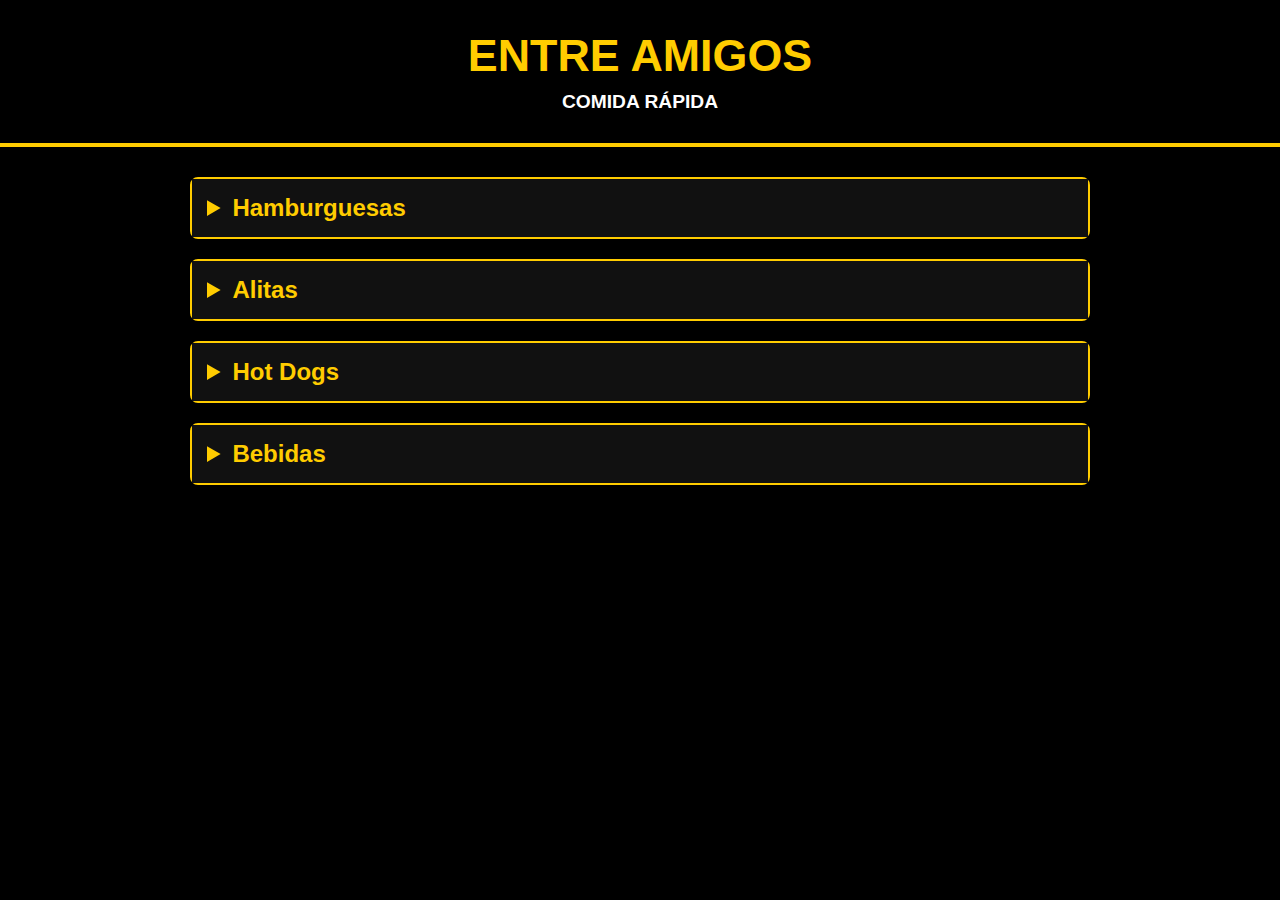
<file: EJEM/INDEX2.HTML>
<!DOCTYPE html>
<html lang="es">
<head>
  <meta charset="UTF-8">
  <title>Entre Amigos - Menú</title>
<link href="STYLES2.CSS" rel="stylesheet">
  
</head>
<body>
  <header>
    <h1>ENTRE AMIGOS</h1>
    <h2>COMIDA RÁPIDA</h2>
  </header>

  <div class="menu-section">
    <details>
      <summary>Hamburguesas</summary>
      <div class="item">
        <h3>La Clásica <span class="price">$85</span></h3>
        <p>Deliciosa carne asada al carbón con queso y lechuga.</p>
      </div>
      <div class="item">
        <h3>Deliciosa Salsa BBQ <span class="price">$97</span></h3>
        <p>Exquisita salsa hecha en casa acompañará tu deliciosa hamburguesa.</p>
      </div>
      <div class="item">
        <h3>Pollo Friton Empanizado <span class="price">$89</span></h3>
        <p>Crujiente pollo empanizado, acompañado de aros de cebolla y vegetales.</p>
      </div>
    </details>

    <details>
      <summary>Alitas</summary>
      <div class="item">
        <h3>Salsa BBQ <span class="price">$110</span></h3>
        <p>Orden de 12 alitas con exquisita salsa preparada por nosotros.</p>
      </div>
      <div class="item">
        <h3>Chile y Limón <span class="price">$120</span></h3>
        <p>12 alitas con la mezcla ideal de chile y limón.</p>
      </div>
      <div class="item">
        <h3>Salsa Picante <span class="price">$130</span></h3>
        <p>12 alitas con un sabor picante especial para conocedores.</p>
      </div>
    </details>

    <details>
      <summary>Hot Dogs</summary>
      <div class="item">
        <h3>Clásico y Delicioso <span class="price">$75</span></h3>
        <p>2 huevos estrellados con salsa roja y verde, frijoles refritos y arroz rojo.</p>
      </div>
      <div class="item">
        <h3>Tocino Frito y Picante <span class="price">$50</span></h3>
        <p>Revueltos con jamón, salsa roja y huevos estrellados.</p>
      </div>
    </details>

    <details>
      <summary>Bebidas</summary>
      <div class="item">
        <h3>Refresco en Lata <span class="price">$25</span></h3>
      </div>
      <div class="item">
        <h3>Refresco en Botella <span class="price">$25</span></h3>
      </div>
      <div class="item">
        <h3>Agua Fresca de Fruta <span class="price">$20</span></h3>
      </div>
      <div class="item">
        <h3>Limonada Especial <span class="price">$45</span></h3>
      </div>
      <div class="item">
        <h3>Cerveza <span class="price">$45</span></h3>
      </div>
    </details>
  </div>
</body>
</html>
</file>
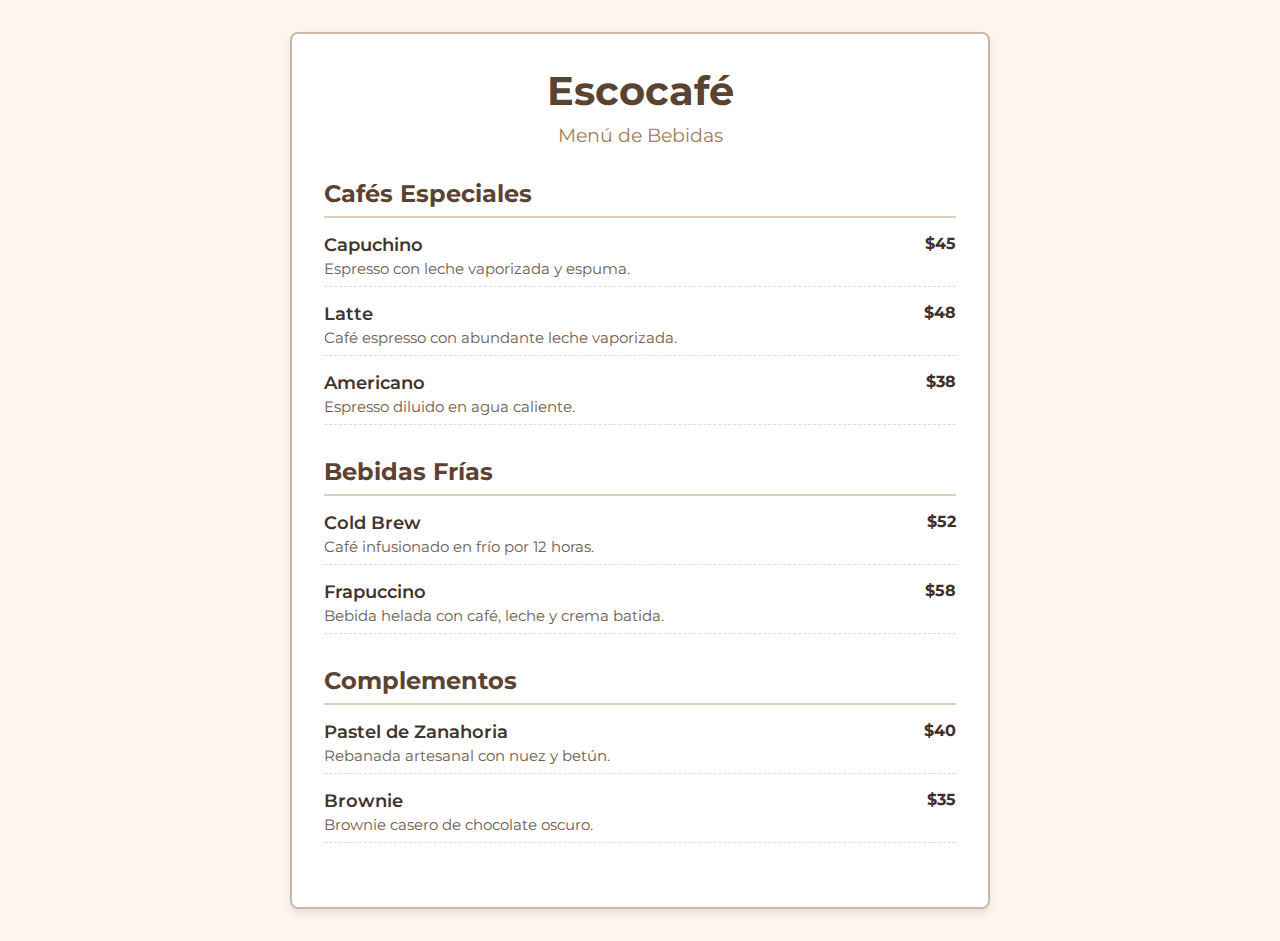
<file: EJEM/INDEX3.HTML>
<!DOCTYPE html>
<html lang="es">
<head>
    <meta charset="UTF-8">
    <meta name="viewport" content="width=device-width, initial-scale=1.0">
    <title>Escocafé | Menú de Bebidas</title>
    <link rel="stylesheet" href="STYLES3.CSS">
    <link href="https://fonts.googleapis.com/css2?family=Montserrat:wght@400;600&display=swap" rel="stylesheet">
</head>
<body>
    <div class="menu-container">
        <header>
            <h1>Escocafé</h1>
            <p class="subtitulo">Menú de Bebidas</p>
        </header>

        <section class="categoria">
            <h2>Cafés Especiales</h2>
            <div class="item">
                <div class="info">
                    <h3>Capuchino</h3>
                    <p>Espresso con leche vaporizada y espuma.</p>
                </div>
                <span>$45</span>
            </div>
            <div class="item">
                <div class="info">
                    <h3>Latte</h3>
                    <p>Café espresso con abundante leche vaporizada.</p>
                </div>
                <span>$48</span>
            </div>
            <div class="item">
                <div class="info">
                    <h3>Americano</h3>
                    <p>Espresso diluido en agua caliente.</p>
                </div>
                <span>$38</span>
            </div>
        </section>

        <section class="categoria">
            <h2>Bebidas Frías</h2>
            <div class="item">
                <div class="info">
                    <h3>Cold Brew</h3>
                    <p>Café infusionado en frío por 12 horas.</p>
                </div>
                <span>$52</span>
            </div>
            <div class="item">
                <div class="info">
                    <h3>Frapuccino</h3>
                    <p>Bebida helada con café, leche y crema batida.</p>
                </div>
                <span>$58</span>
            </div>
        </section>

        <section class="categoria">
            <h2>Complementos</h2>
            <div class="item">
                <div class="info">
                    <h3>Pastel de Zanahoria</h3>
                    <p>Rebanada artesanal con nuez y betún.</p>
                </div>
                <span>$40</span>
            </div>
            <div class="item">
                <div class="info">
                    <h3>Brownie</h3>
                    <p>Brownie casero de chocolate oscuro.</p>
                </div>
                <span>$35</span>
            </div>
        </section>
    </div>
    <!-- Asegurar el cierre correcto de etiquetas -->
</body>
</html>
</file>
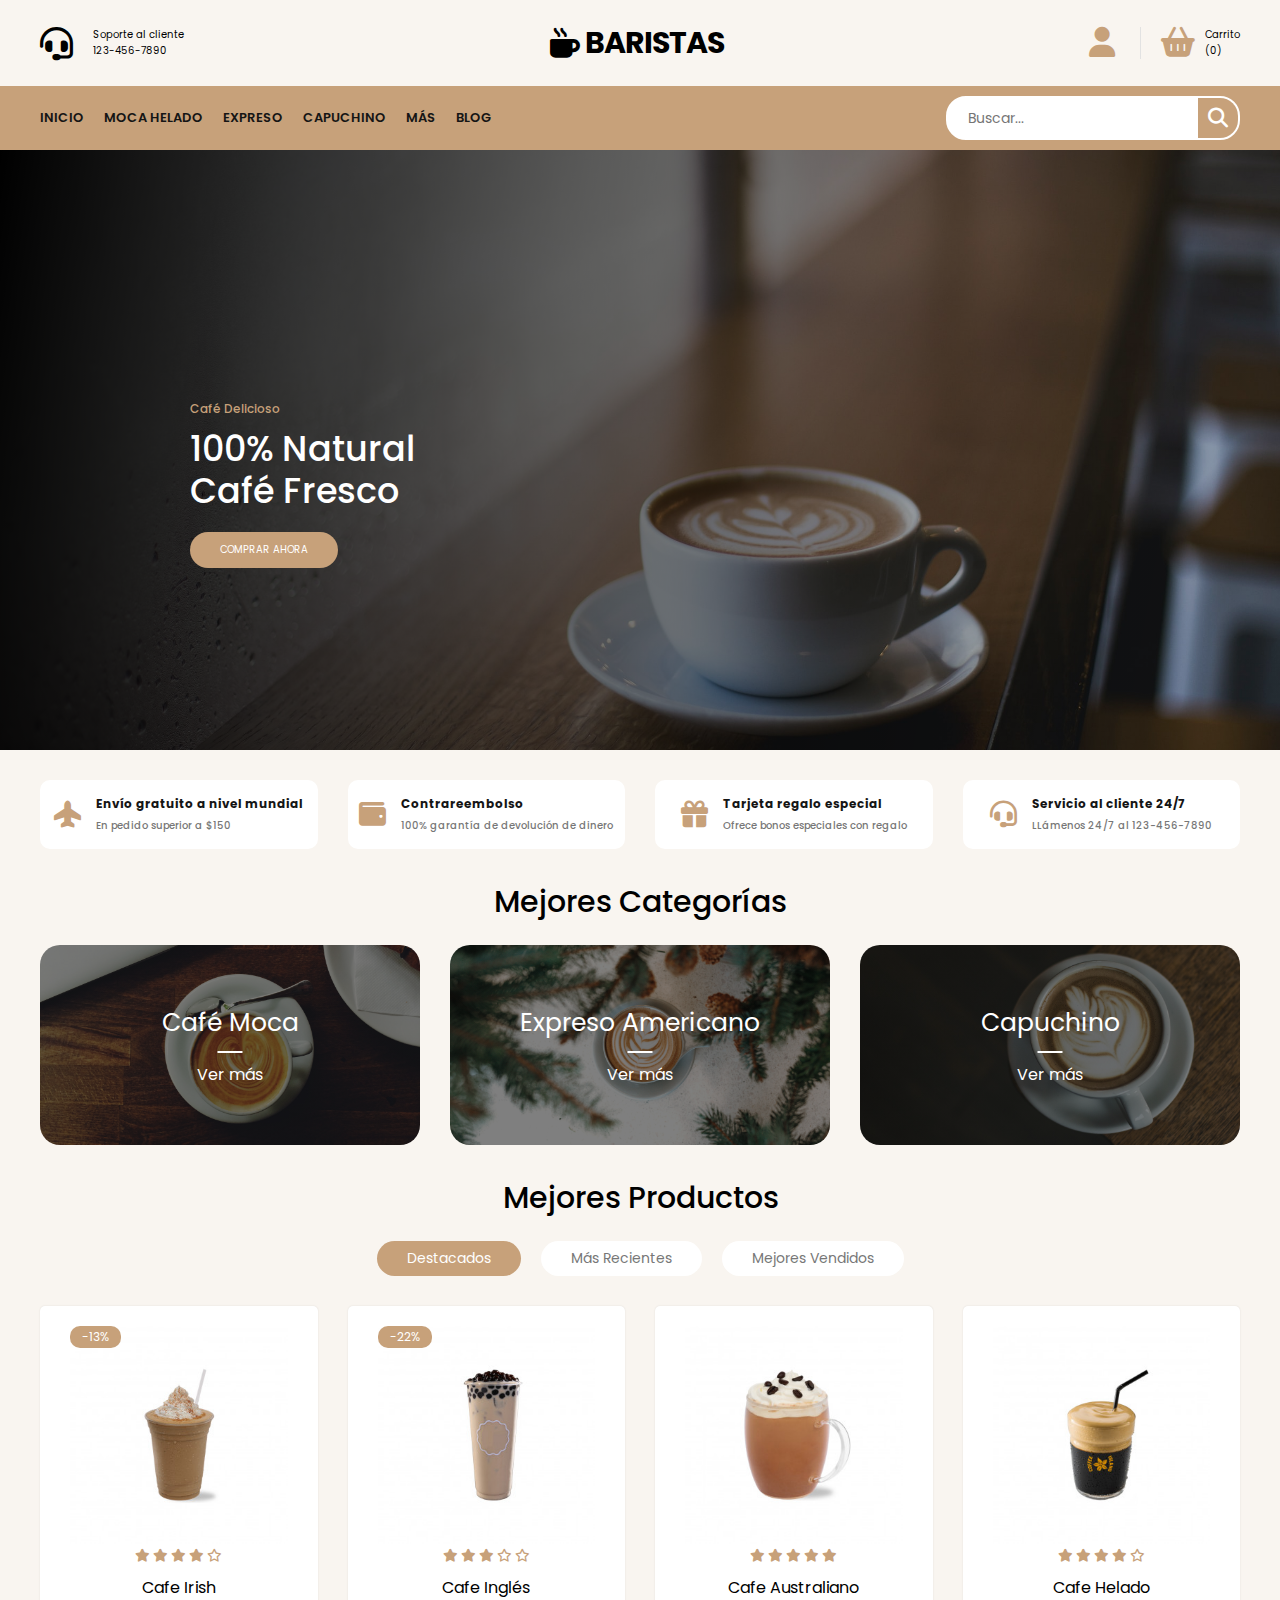
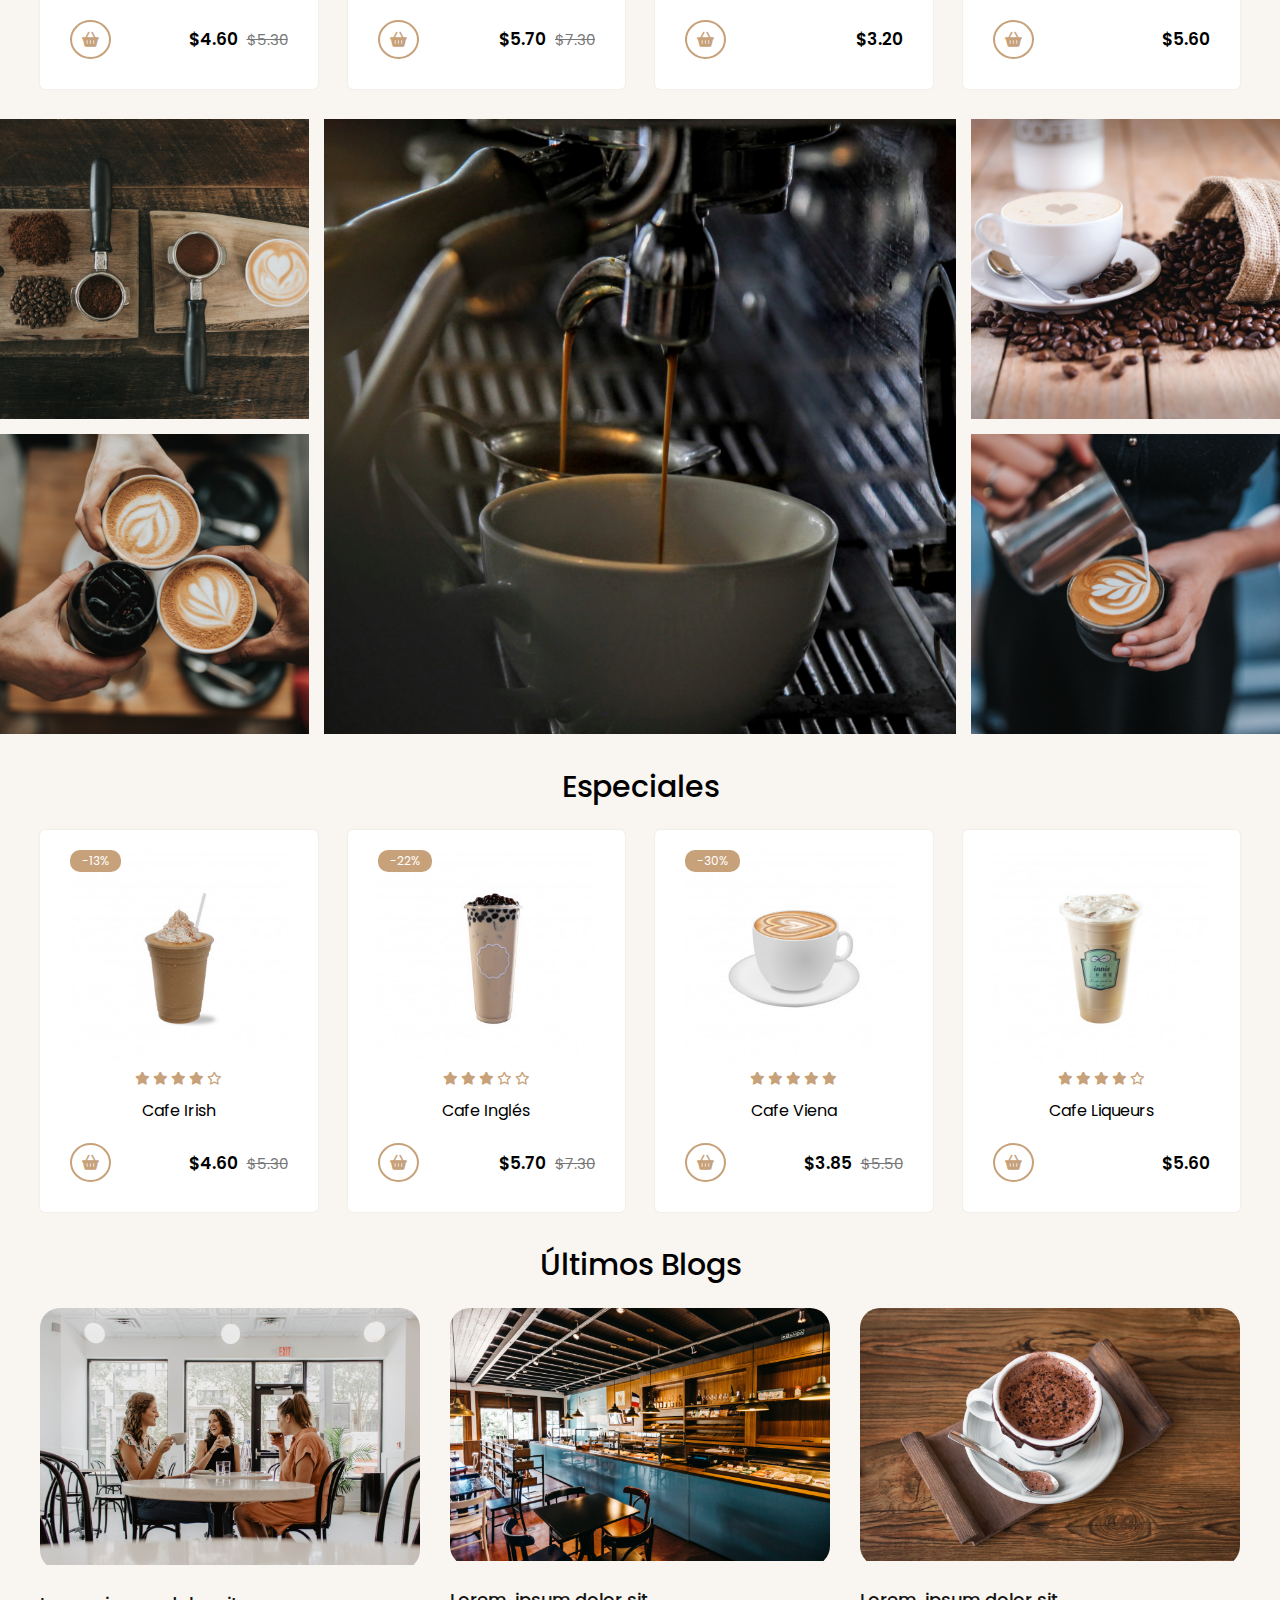
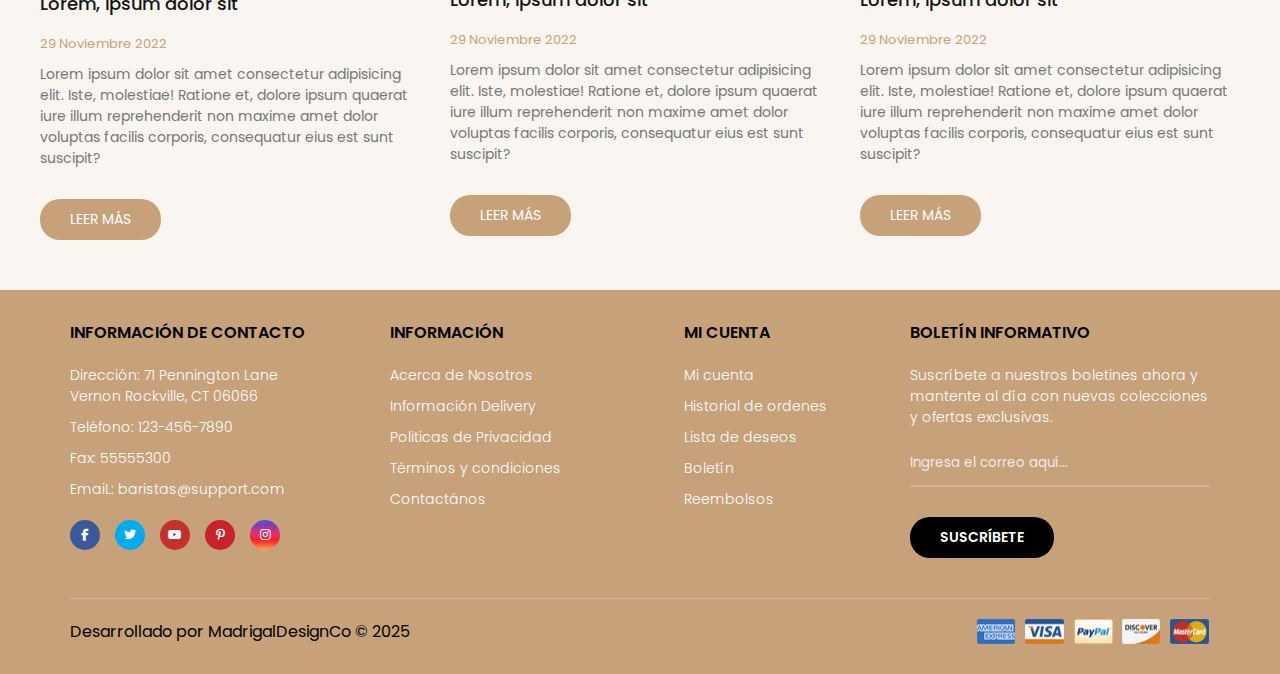
<file: EJEM/index4.html>
<!DOCTYPE html>
<html lang="en">
	<head>
		<meta charset="UTF-8" />
		<meta http-equiv="X-UA-Compatible" content="IE=edge" />
		<meta
			name="viewport"
			content="width=device-width, initial-scale=1.0"
		/>
		<title>Baristas</title>
		<link rel="stylesheet" href="styles4.css" />
		<link rel="stylesheet" href="https://cdnjs.cloudflare.com/ajax/libs/font-awesome/6.7.2/css/all.min.css" integrity="sha512-Evv84Mr4kqVGRNSgIGL/F/aIDqQb7xQ2vcrdIwxfjThSH8CSR7PBEakCr51Ck+w+/U6swU2Im1vVX0SVk9ABhg==" crossorigin="anonymous" referrerpolicy="no-referrer" />
	</head>
	<body>
		<header>
			<div class="container-hero">
				<div class="container hero">
					<div class="customer-support">
						<i class="fa-solid fa-headset"></i>
						<div class="content-customer-support">
							<span class="text">Soporte al cliente</span>
							<span class="number">123-456-7890</span>
						</div>
					</div>

					<div class="container-logo">
						<i class="fa-solid fa-mug-hot"></i>
						<h1 class="logo"><a href="/">Baristas</a></h1>
					</div>

					<div class="container-user">
						<i class="fa-solid fa-user"></i>
						<i class="fa-solid fa-basket-shopping"></i>
						<div class="content-shopping-cart">
							<span class="text">Carrito</span>
							<span class="number">(0)</span>
						</div>
					</div>
				</div>
			</div>

			<div class="container-navbar">
				<nav class="navbar container">
					<i class="fa-solid fa-bars"></i>
					<ul class="menu">
						<li><a href="#">Inicio</a></li>
						<li><a href="#">Moca Helado</a></li>
						<li><a href="#">Expreso</a></li>
						<li><a href="#">Capuchino</a></li>
						<li><a href="#">Más</a></li>
						<li><a href="#">Blog</a></li>
					</ul>

					<form class="search-form">
						<input type="search" placeholder="Buscar..." />
						<button class="btn-search">
							<i class="fa-solid fa-magnifying-glass"></i>
						</button>
					</form>
				</nav>
			</div>
		</header>

		<section class="banner">
			<div class="content-banner">
				<p>Café Delicioso</p>
				<h2>100% Natural <br />Café Fresco</h2>
				<a href="#">Comprar ahora</a>
			</div>
		</section>

		<main class="main-content">
			<section class="container container-features">
				<div class="card-feature">
					<i class="fa-solid fa-plane-up"></i>
					<div class="feature-content">
						<span>Envío gratuito a nivel mundial</span>
						<p>En pedido superior a $150</p>
					</div>
				</div>
				<div class="card-feature">
					<i class="fa-solid fa-wallet"></i>
					<div class="feature-content">
						<span>Contrareembolso</span>
						<p>100% garantía de devolución de dinero</p>
					</div>
				</div>
				<div class="card-feature">
					<i class="fa-solid fa-gift"></i>
					<div class="feature-content">
						<span>Tarjeta regalo especial</span>
						<p>Ofrece bonos especiales con regalo</p>
					</div>
				</div>
				<div class="card-feature">
					<i class="fa-solid fa-headset"></i>
					<div class="feature-content">
						<span>Servicio al cliente 24/7</span>
						<p>LLámenos 24/7 al 123-456-7890</p>
					</div>
				</div>
			</section>

			<section class="container top-categories">
				<h1 class="heading-1">Mejores Categorías</h1>
				<div class="container-categories">
					<div class="card-category category-moca">
						<p>Café moca</p>
						<span>Ver más</span>
					</div>
					<div class="card-category category-expreso">
						<p>Expreso Americano</p>
						<span>Ver más</span>
					</div>
					<div class="card-category category-capuchino">
						<p>Capuchino</p>
						<span>Ver más</span>
					</div>
				</div>
			</section>

			<section class="container top-products">
				<h1 class="heading-1">Mejores Productos</h1>

				<div class="container-options">
					<span class="active">Destacados</span>
					<span>Más recientes</span>
					<span>Mejores Vendidos</span>
				</div>

				<div class="container-products">
					<!-- Producto 1 -->
					<div class="card-product">
						<div class="container-img">
							<img src="img/cafe-irish.jpg" alt="Cafe Irish" />
							<span class="discount">-13%</span>
							<div class="button-group">
								<span>
									<i class="fa-regular fa-eye"></i>
								</span>
								<span>
									<i class="fa-regular fa-heart"></i>
								</span>
								<span>
									<i class="fa-solid fa-code-compare"></i>
								</span>
							</div>
						</div>
						<div class="content-card-product">
							<div class="stars">
								<i class="fa-solid fa-star"></i>
								<i class="fa-solid fa-star"></i>
								<i class="fa-solid fa-star"></i>
								<i class="fa-solid fa-star"></i>
								<i class="fa-regular fa-star"></i>
							</div>
							<h3>Cafe Irish</h3>
							<span class="add-cart">
								<i class="fa-solid fa-basket-shopping"></i>
							</span>
							<p class="price">$4.60 <span>$5.30</span></p>
						</div>
					</div>
					<!-- Producto 2 -->
					<div class="card-product">
						<div class="container-img">
							<img
								src="img/cafe-ingles.jpg"
								alt="Cafe incafe-ingles.jpg"
							/>
							<span class="discount">-22%</span>
							<div class="button-group">
								<span>
									<i class="fa-regular fa-eye"></i>
								</span>
								<span>
									<i class="fa-regular fa-heart"></i>
								</span>
								<span>
									<i class="fa-solid fa-code-compare"></i>
								</span>
							</div>
						</div>
						<div class="content-card-product">
							<div class="stars">
								<i class="fa-solid fa-star"></i>
								<i class="fa-solid fa-star"></i>
								<i class="fa-solid fa-star"></i>
								<i class="fa-regular fa-star"></i>
								<i class="fa-regular fa-star"></i>
							</div>
							<h3>Cafe Inglés</h3>
							<span class="add-cart">
								<i class="fa-solid fa-basket-shopping"></i>
							</span>
							<p class="price">$5.70 <span>$7.30</span></p>
						</div>
					</div>
					<!--  -->
					<div class="card-product">
						<div class="container-img">
							<img
								src="img/cafe-australiano.jpg"
								alt="Cafe Australiano"
							/>
							<div class="button-group">
								<span>
									<i class="fa-regular fa-eye"></i>
								</span>
								<span>
									<i class="fa-regular fa-heart"></i>
								</span>
								<span>
									<i class="fa-solid fa-code-compare"></i>
								</span>
							</div>
						</div>
						<div class="content-card-product">
							<div class="stars">
								<i class="fa-solid fa-star"></i>
								<i class="fa-solid fa-star"></i>
								<i class="fa-solid fa-star"></i>
								<i class="fa-solid fa-star"></i>
								<i class="fa-solid fa-star"></i>
							</div>
							<h3>Cafe Australiano</h3>
							<span class="add-cart">
								<i class="fa-solid fa-basket-shopping"></i>
							</span>
							<p class="price">$3.20</p>
						</div>
					</div>
					<!--  -->
					<div class="card-product">
						<div class="container-img">
							<img src="img/cafe-helado.jpg" alt="Cafe Helado" />
							<div class="button-group">
								<span>
									<i class="fa-regular fa-eye"></i>
								</span>
								<span>
									<i class="fa-regular fa-heart"></i>
								</span>
								<span>
									<i class="fa-solid fa-code-compare"></i>
								</span>
							</div>
						</div>
						<div class="content-card-product">
							<div class="stars">
								<i class="fa-solid fa-star"></i>
								<i class="fa-solid fa-star"></i>
								<i class="fa-solid fa-star"></i>
								<i class="fa-solid fa-star"></i>
								<i class="fa-regular fa-star"></i>
							</div>
							<h3>Cafe Helado</h3>
							<span class="add-cart">
								<i class="fa-solid fa-basket-shopping"></i>
							</span>
							<p class="price">$5.60</p>
						</div>
					</div>
				</div>
			</section>

			<section class="gallery">
				<img
					src="img/gallery1.jpg"
					alt="Gallery Img1"
					class="gallery-img-1"
				/><img
					src="img/gallery2.jpg"
					alt="Gallery Img2"
					class="gallery-img-2"
				/><img
					src="img/gallery3.jpg"
					alt="Gallery Img3"
					class="gallery-img-3"
				/><img
					src="img/gallery4.jpg"
					alt="Gallery Img4"
					class="gallery-img-4"
				/><img
					src="img/gallery5.jpg"
					alt="Gallery Img5"
					class="gallery-img-5"
				/>
			</section>

			<section class="container specials">
				<h1 class="heading-1">Especiales</h1>

				<div class="container-products">
					<!-- Producto 1 -->
					<div class="card-product">
						<div class="container-img">
							<img src="img/cafe-irish.jpg" alt="Cafe Irish" />
							<span class="discount">-13%</span>
							<div class="button-group">
								<span>
									<i class="fa-regular fa-eye"></i>
								</span>
								<span>
									<i class="fa-regular fa-heart"></i>
								</span>
								<span>
									<i class="fa-solid fa-code-compare"></i>
								</span>
							</div>
						</div>
						<div class="content-card-product">
							<div class="stars">
								<i class="fa-solid fa-star"></i>
								<i class="fa-solid fa-star"></i>
								<i class="fa-solid fa-star"></i>
								<i class="fa-solid fa-star"></i>
								<i class="fa-regular fa-star"></i>
							</div>
							<h3>Cafe Irish</h3>
							<span class="add-cart">
								<i class="fa-solid fa-basket-shopping"></i>
							</span>
							<p class="price">$4.60 <span>$5.30</span></p>
						</div>
					</div>
					<!-- Producto 2 -->
					<div class="card-product">
						<div class="container-img">
							<img
								src="img/cafe-ingles.jpg"
								alt="Cafe incafe-ingles.jpg"
							/>
							<span class="discount">-22%</span>
							<div class="button-group">
								<span>
									<i class="fa-regular fa-eye"></i>
								</span>
								<span>
									<i class="fa-regular fa-heart"></i>
								</span>
								<span>
									<i class="fa-solid fa-code-compare"></i>
								</span>
							</div>
						</div>
						<div class="content-card-product">
							<div class="stars">
								<i class="fa-solid fa-star"></i>
								<i class="fa-solid fa-star"></i>
								<i class="fa-solid fa-star"></i>
								<i class="fa-regular fa-star"></i>
								<i class="fa-regular fa-star"></i>
							</div>
							<h3>Cafe Inglés</h3>
							<span class="add-cart">
								<i class="fa-solid fa-basket-shopping"></i>
							</span>
							<p class="price">$5.70 <span>$7.30</span></p>
						</div>
					</div>
					<!--  -->
					<div class="card-product">
						<div class="container-img">
							<img src="img/cafe-viena.jpg" alt="Cafe Viena" />
							<span class="discount">-30%</span>
							<div class="button-group">
								<span>
									<i class="fa-regular fa-eye"></i>
								</span>
								<span>
									<i class="fa-regular fa-heart"></i>
								</span>
								<span>
									<i class="fa-solid fa-code-compare"></i>
								</span>
							</div>
						</div>
						<div class="content-card-product">
							<div class="stars">
								<i class="fa-solid fa-star"></i>
								<i class="fa-solid fa-star"></i>
								<i class="fa-solid fa-star"></i>
								<i class="fa-solid fa-star"></i>
								<i class="fa-solid fa-star"></i>
							</div>
							<h3>Cafe Viena</h3>
							<span class="add-cart">
								<i class="fa-solid fa-basket-shopping"></i>
							</span>
							<p class="price">$3.85 <span>$5.50</span></p>
						</div>
					</div>
					<!--  -->
					<div class="card-product">
						<div class="container-img">
							<img src="img/cafe-liqueurs.jpg" alt="Cafe Liqueurs" />
							<div class="button-group">
								<span>
									<i class="fa-regular fa-eye"></i>
								</span>
								<span>
									<i class="fa-regular fa-heart"></i>
								</span>
								<span>
									<i class="fa-solid fa-code-compare"></i>
								</span>
							</div>
						</div>
						<div class="content-card-product">
							<div class="stars">
								<i class="fa-solid fa-star"></i>
								<i class="fa-solid fa-star"></i>
								<i class="fa-solid fa-star"></i>
								<i class="fa-solid fa-star"></i>
								<i class="fa-regular fa-star"></i>
							</div>
							<h3>Cafe Liqueurs</h3>
							<span class="add-cart">
								<i class="fa-solid fa-basket-shopping"></i>
							</span>
							<p class="price">$5.60</p>
						</div>
					</div>
				</div>
			</section>

			<section class="container blogs">
				<h1 class="heading-1">Últimos Blogs</h1>

				<div class="container-blogs">
					<div class="card-blog">
						<div class="container-img">
							<img src="img/blog-1.jpg" alt="Imagen Blog 1" />
							<div class="button-group-blog">
								<span>
									<i class="fa-solid fa-magnifying-glass"></i>
								</span>
								<span>
									<i class="fa-solid fa-link"></i>
								</span>
							</div>
						</div>
						<div class="content-blog">
							<h3>Lorem, ipsum dolor sit</h3>
							<span>29 Noviembre 2022</span>
							<p>
								Lorem ipsum dolor sit amet consectetur adipisicing
								elit. Iste, molestiae! Ratione et, dolore ipsum
								quaerat iure illum reprehenderit non maxime amet dolor
								voluptas facilis corporis, consequatur eius est sunt
								suscipit?
							</p>
							<div class="btn-read-more">Leer más</div>
						</div>
					</div>
					<div class="card-blog">
						<div class="container-img">
							<img src="img/blog-2.jpg" alt="Imagen Blog 2" />
							<div class="button-group-blog">
								<span>
									<i class="fa-solid fa-magnifying-glass"></i>
								</span>
								<span>
									<i class="fa-solid fa-link"></i>
								</span>
							</div>
						</div>
						<div class="content-blog">
							<h3>Lorem, ipsum dolor sit</h3>
							<span>29 Noviembre 2022</span>
							<p>
								Lorem ipsum dolor sit amet consectetur adipisicing
								elit. Iste, molestiae! Ratione et, dolore ipsum
								quaerat iure illum reprehenderit non maxime amet dolor
								voluptas facilis corporis, consequatur eius est sunt
								suscipit?
							</p>
							<div class="btn-read-more">Leer más</div>
						</div>
					</div>
					<div class="card-blog">
						<div class="container-img">
							<img src="img/blog-3.jpg" alt="Imagen Blog 3" />
							<div class="button-group-blog">
								<span>
									<i class="fa-solid fa-magnifying-glass"></i>
								</span>
								<span>
									<i class="fa-solid fa-link"></i>
								</span>
							</div>
						</div>
						<div class="content-blog">
							<h3>Lorem, ipsum dolor sit</h3>
							<span>29 Noviembre 2022</span>
							<p>
								Lorem ipsum dolor sit amet consectetur adipisicing
								elit. Iste, molestiae! Ratione et, dolore ipsum
								quaerat iure illum reprehenderit non maxime amet dolor
								voluptas facilis corporis, consequatur eius est sunt
								suscipit?
							</p>
							<div class="btn-read-more">Leer más</div>
						</div>
					</div>
				</div>
			</section>
		</main>

		<footer class="footer">
			<div class="container container-footer">
				<div class="menu-footer">
					<div class="contact-info">
						<p class="title-footer">Información de Contacto</p>
						<ul>
							<li>
								Dirección: 71 Pennington Lane Vernon Rockville, CT
								06066
							</li>
							<li>Teléfono: 123-456-7890</li>
							<li>Fax: 55555300</li>
							<li>EmaiL: baristas@support.com</li>
						</ul>
						<div class="social-icons">
							<span class="facebook">
								<i class="fa-brands fa-facebook-f"></i>
							</span>
							<span class="twitter">
								<i class="fa-brands fa-twitter"></i>
							</span>
							<span class="youtube">
								<i class="fa-brands fa-youtube"></i>
							</span>
							<span class="pinterest">
								<i class="fa-brands fa-pinterest-p"></i>
							</span>
							<span class="instagram">
								<i class="fa-brands fa-instagram"></i>
							</span>
						</div>
					</div>

					<div class="information">
						<p class="title-footer">Información</p>
						<ul>
							<li><a href="#">Acerca de Nosotros</a></li>
							<li><a href="#">Información Delivery</a></li>
							<li><a href="#">Politicas de Privacidad</a></li>
							<li><a href="#">Términos y condiciones</a></li>
							<li><a href="#">Contactános</a></li>
						</ul>
					</div>

					<div class="my-account">
						<p class="title-footer">Mi cuenta</p>

						<ul>
							<li><a href="#">Mi cuenta</a></li>
							<li><a href="#">Historial de ordenes</a></li>
							<li><a href="#">Lista de deseos</a></li>
							<li><a href="#">Boletín</a></li>
							<li><a href="#">Reembolsos</a></li>
						</ul>
					</div>

					<div class="newsletter">
						<p class="title-footer">Boletín informativo</p>

						<div class="content">
							<p>
								Suscríbete a nuestros boletines ahora y mantente al
								día con nuevas colecciones y ofertas exclusivas.
							</p>
							<input type="email" placeholder="Ingresa el correo aquí...">
							<button>Suscríbete</button>
						</div>
					</div>
				</div>

				<div class="copyright">
					<p>
						Desarrollado por MadrigalDesignCo &copy; 2025
					</p>

					<img src="img/payment.png" alt="Pagos">
				</div>
			</div>
		</footer>
	</body>
</html>
</file>
<file: EJEM/STYLES2.CSS>
body {
    margin: 0;
    font-family: Arial, sans-serif;
    background-color: #000;
    color: #fff;
}

header {
    background-color: #000;
    text-align: center;
    padding: 30px 10px;
    border-bottom: 4px solid #ffcc00;
}

header h1 {
    color: #ffcc00;
    font-size: 2.8rem;
    margin: 0;
}

header h2 {
    margin: 10px 0 0;
    font-size: 1.2rem;
    color: #fff;
}

    .menu-section {
    max-width: 900px;
    margin: 30px auto;
    padding: 0 20px;
    }

    details {
    background-color: #111;
    border: 2px solid #ffcc00;
    border-radius: 8px;
    margin-bottom: 20px;
    }

    summary {
    background-color: #111;
    color: #ffcc00;
    padding: 15px;
    font-size: 1.5rem;
    font-weight: bold;
    cursor: pointer;
    }

    .item {
    padding: 15px 20px;
    border-top: 1px solid #333;
    }

    .item h3 {
    margin: 0;
    font-size: 1.1rem;
    color: #fff;
    }

    .item p {
    margin: 4px 0 0;
    color: #ccc;
    font-size: 0.95rem;
    }

    .price {
    float: right;
    color: #ffcc00;
    font-weight: bold;
    }
</file>
<file: EJEM/styles4.css>
@import url('https://fonts.googleapis.com/css2?family=Poppins:wght@300;400;500;600;700&display=swap');

:root {
	--primary-color: #c7a17a;
	--background-color: #f9f5f0;
	--dark-color: #151515;
}

html {
	font-size: 62.5%;
	font-family: 'Poppins', sans-serif;
}

* {
	margin: 0;
	padding: 0;
	box-sizing: border-box;
}

/* ********************************** */
/*             UTILIDADES             */
/* ********************************** */
.container {
	max-width: 120rem;
	margin: 0 auto;
}

.heading-1 {
	text-align: center;
	font-weight: 500;
	font-size: 3rem;
}

/* ********************************** */
/*               HEADER               */
/* ********************************** */
.container-hero {
	background-color: var(--background-color);
}

.hero {
	display: flex;
	justify-content: space-between;
	align-items: center;
	padding: 2rem 0;
}

.customer-support {
	display: flex;
	align-items: center;
	gap: 2rem;
}

.customer-support i {
	font-size: 3.3rem;
}

.content-customer-support {
	display: flex;
	flex-direction: column;
}

.container-logo {
	display: flex;
	align-items: center;
	gap: 0.5rem;
}

.container-logo i {
	font-size: 3rem;
}

.container-logo h1 a {
	text-decoration: none;
	color: #000;
	font-size: 3rem;
	text-transform: uppercase;
	letter-spacing: -1px;
}

.container-user {
	display: flex;
	gap: 1rem;
	cursor: pointer;
}

.container-user .fa-user {
	font-size: 3rem;
	color: var(--primary-color);
	padding-right: 2.5rem;
	border-right: 1px solid #e2e2e2;
}

.container-user .fa-basket-shopping {
	font-size: 3rem;
	color: var(--primary-color);
	padding-left: 1rem;
}

.content-shopping-cart {
	display: flex;
	flex-direction: column;
}

/* ************* NAVBAR ************* */
.container-navbar {
	background-color: var(--primary-color);
}

.navbar {
	display: flex;
	justify-content: space-between;
	align-items: center;
	padding: 1rem 0;
}

.navbar .fa-bars {
	display: none;
}

.menu {
	display: flex;
	gap: 2rem;
}

.menu li {
	list-style: none;
}

.menu a {
	text-decoration: none;
	font-size: 1.3rem;
	color: var(--dark-color);
	font-weight: 600;
	text-transform: uppercase;
	position: relative;
}

.menu a::after {
	content: '';
	width: 1.5rem;
	height: 1px;
	background-color: #fff;
	position: absolute;
	bottom: -3px;
	left: 50%;
	transform: translate(-50%, 50%);
	opacity: 0;
	transition: all 0.3s ease;
}

.menu a:hover::after {
	opacity: 1;
}

.menu a:hover {
	color: #fff;
}

.search-form {
	position: relative;
	display: flex;
	align-items: center;
	border: 2px solid #fff;
	border-radius: 2rem;
	background-color: #fff;
	height: 4.4rem;
	overflow: hidden;
}

.search-form input {
	outline: none;
	font-family: inherit;
	border: none;
	width: 25rem;
	font-size: 1.4rem;
	padding: 0 2rem;
	color: #777;
	cursor: pointer;
}

.search-form input::-webkit-search-cancel-button {
	appearance: none;
}

.search-form .btn-search {
	border: none;
	background-color: var(--primary-color);
	display: flex;
	align-items: center;
	justify-content: center;
	height: 100%;
	padding: 1rem;
}

.btn-search i {
	font-size: 2rem;
	color: #fff;
}

/* ********************************** */
/*               BANNER               */
/* ********************************** */
.banner {
	background-image: linear-gradient(100deg, #000000, #00000020),
		url('img/banner.jpg');
	height: 60rem;
	background-size: cover;
	background-position: center;
}

.content-banner {
	max-width: 90rem;
	margin: 0 auto;
	padding: 25rem 0;
}

.content-banner p {
	color: var(--primary-color);
	font-size: 1.2rem;
	margin-bottom: 1rem;
	font-weight: 500;
}

.content-banner h2 {
	color: #fff;
	font-size: 3.5rem;
	font-weight: 500;
	line-height: 1.2;
}

.content-banner a {
	margin-top: 2rem;
	text-decoration: none;
	color: #fff;
	background-color: var(--primary-color);
	display: inline-block;
	padding: 1rem 3rem;
	text-transform: uppercase;
	border-radius: 3rem;
}

/* ********************************** */
/*            MAIN CONTENT            */
/* ********************************** */
.main-content {
	background-color: var(--background-color);
}

/* ********************************** */
/*              FEATURES              */
/* ********************************** */
.container-features {
	display: grid;
	grid-template-columns: repeat(4, 1fr);
	gap: 3rem;
	padding: 3rem 0;
}

.card-feature {
	display: flex;
	align-items: center;
	justify-content: center;
	gap: 1.5rem;

	background-color: #fff;
	border-radius: 1rem;
	padding: 1.5rem 0;
}

.card-feature i {
	font-size: 2.7rem;
	color: var(--primary-color);
}

.feature-content {
	display: flex;
	flex-direction: column;
	gap: 0.5rem;
}

.feature-content span {
	font-weight: 700;
	font-size: 1.2rem;
	color: var(--dark-color);
}

.feature-content p {
	color: #777;
	font-weight: 500;
}

/* ********************************** */
/*             CATEGORIES             */
/* ********************************** */

.top-categories {
	display: flex;
	flex-direction: column;
	gap: 2rem;
	margin-bottom: 3rem;
}

.container-categories {
	display: grid;
	grid-template-columns: repeat(3, 1fr);
	gap: 3rem;
}

.card-category {
	height: 20rem;
	display: flex;
	flex-direction: column;
	align-items: center;
	justify-content: center;
	border-radius: 2rem;
	gap: 2rem;
}

.category-moca {
	background-image: linear-gradient(#00000080, #00000080),
		url('img/moca-category.jpg');
	background-size: cover;
	background-position: bottom;
	background-repeat: no-repeat;
}

.category-capuchino {
	background-image: linear-gradient(#00000080, #00000080),
		url('img/capuchino-category.jpg');
	background-size: cover;
	background-position: center;
	background-repeat: no-repeat;
}

.category-expreso {
	background-image: linear-gradient(#00000080, #00000080),
		url('img/expreso-category.jpg');
	background-size: cover;
	background-position: center;
	background-repeat: no-repeat;
}

.card-category p {
	font-size: 2.5rem;
	color: #fff;
	text-transform: capitalize;
	position: relative;
}

.card-category p::after {
	content: '';
	width: 2.5rem;
	height: 2px;
	background-color: #fff;
	position: absolute;
	bottom: -1rem;
	left: 50%;
	transform: translate(-50%, 50%);
}

.card-category span {
	font-size: 1.6rem;
	color: #fff;
	cursor: pointer;
}

.card-category span:hover {
	color: var(--primary-color);
}

/* ********************************** */
/*            TOP PRODUCTS            */
/* ********************************** */
.top-products {
	display: flex;
	flex-direction: column;
	gap: 2rem;
	margin-bottom: 3rem;
}

.container-options {
	display: flex;
	justify-content: center;
	gap: 2rem;
	margin-bottom: 1rem;
}

.container-options span {
	color: #777;
	background-color: #fff;
	padding: 0.7rem 3rem;
	font-size: 1.4rem;
	text-transform: capitalize;
	border-radius: 2rem;
	cursor: pointer;
}

.container-options span:hover {
	background-color: var(--primary-color);
	color: #fff;
}

.container-options span.active {
	background-color: var(--primary-color);
	color: #fff;
}

/* Products */
.container-products {
	display: grid;
	grid-template-columns: repeat(auto-fit, minmax(20rem, 1fr));
	gap: 3rem;
}

.card-product {
	background-color: #fff;
	padding: 2rem 3rem;
	border-radius: 0.5rem;
	cursor: pointer;
	box-shadow: 0 0 2px rgba(0, 0, 0, 0.1);
}

.container-img {
	position: relative;
}

.container-img img {
	width: 100%;
}

.container-img .discount {
	position: absolute;
	left: 0;
	background-color: var(--primary-color);
	color: #fff;
	padding: 2px 1.2rem;
	border-radius: 1rem;
	font-size: 1.2rem;
}

.card-product:hover .discount {
	background-color: #000;
}

.button-group {
	display: flex;
	flex-direction: column;
	gap: 1rem;

	position: absolute;
	top: 0;
	right: -3rem;
	z-index: -1;
	transition: all 0.4s ease;
}

.button-group span {
	border: 1px solid var(--primary-color);
	padding: 0.8rem;

	display: flex;
	align-items: center;
	justify-content: center;
	border-radius: 50%;
	cursor: pointer;
	transition: all 0.4s ease;
}

.button-group span:hover {
	background-color: var(--primary-color);
}

.button-group span i {
	font-size: 1.5rem;
	color: var(--primary-color);
}

.button-group span:hover i {
	color: #fff;
}

.card-product:hover .button-group {
	z-index: 0;
	right: -1rem;
}

.content-card-product {
	display: grid;
	justify-items: center;
	grid-template-columns: 1fr 1fr;
	grid-template-rows: repeat(4, min-content);
	row-gap: 1rem;
}

.stars {
	grid-row: 1/2;
	grid-column: 1/-1;
}

.stars i {
	font-size: 1.3rem;
	color: var(--primary-color);
}

.content-card-product h3 {
	grid-row: 2/3;
	grid-column: 1/-1;

	font-weight: 400;
	font-size: 1.6rem;
	margin-bottom: 1rem;
	cursor: pointer;
}

.content-card-product h3:hover {
	color: var(--primary-color);
}

.add-cart {
	justify-self: start;
	border: 2px solid var(--primary-color);
	padding: 1rem;
	border-radius: 50%;
	cursor: pointer;
	transition: all 0.4s ease;

	display: flex;
	align-items: center;
	justify-content: center;
}

.add-cart:hover {
	background-color: var(--primary-color);
}

.add-cart i {
	font-size: 1.5rem;
	color: var(--primary-color);
}

.add-cart:hover i {
	color: #fff;
}

.content-card-product .price {
	justify-self: end;
	align-self: center;

	font-size: 1.7rem;
	font-weight: 600;
}

.content-card-product .price span {
	font-size: 1.5rem;
	font-weight: 400;
	text-decoration: line-through;
	color: #777;
	margin-left: 0.5rem;
}

/* ********************************** */
/*               GALLERY              */
/* ********************************** */
.gallery {
	display: grid;
	grid-template-columns: repeat(4, 1fr);
	grid-template-rows: repeat(2, 30rem);
	gap: 1.5rem;
	margin-bottom: 3rem;
}

.gallery img {
	width: 100%;
	height: 100%;
	object-fit: cover;
}

.gallery-img-3 {
	grid-column: 2/4;
	grid-row: 1/3;
}

/* ********************************** */
/*              SPECIALS              */
/* ********************************** */
.specials {
	display: flex;
	flex-direction: column;
	gap: 2rem;
	margin-bottom: 3rem;
}

/* ********************************** */
/*                BLOGS               */
/* ********************************** */
.blogs {
	display: flex;
	flex-direction: column;
	gap: 2rem;
}

.container-blogs {
	display: grid;
	grid-template-columns: repeat(3, 1fr);
	gap: 3rem;
}

.card-blog {
	display: flex;
	flex-direction: column;
	gap: 2rem;
}

.card-blog .container-img {
	border-radius: 2rem;
	cursor: pointer;
	position: relative;
	overflow: hidden;
}

.button-group-blog {
	position: absolute;
	bottom: 1.5rem;
	right: -2.5rem;

	display: flex;
	gap: 0.7rem;
	z-index: -1;
	transition: all 0.3s ease;
}

.card-blog:hover .button-group-blog {
	z-index: 0;
	right: 1.5rem;
}

.button-group-blog span {
	background-color: #fff;
	padding: 1rem;
	border-radius: 50%;
	transition: all 0.4s ease;

	display: flex;
	align-items: center;
	justify-content: center;
}

.button-group-blog span i {
	font-size: 1.3rem;
}

.button-group-blog span:hover {
	background-color: var(--primary-color);
}

.button-group-blog span:hover i {
	color: #fff;
}

.content-blog h3 {
	font-size: 1.8rem;
	margin-bottom: 1.7rem;
	color: var(--dark-color);
	font-weight: 500;
}

.content-blog h3:hover {
	color: var(--primary-color);
	cursor: pointer;
}

.content-blog p {
	margin-top: 1rem;
	font-size: 1.4rem;
	color: #777;
}

.content-blog span {
	color: var(--primary-color);
	font-size: 1.3rem;
}

.btn-read-more {
	padding: 1rem 3rem;
	background-color: var(--primary-color);
	color: #fff;
	text-transform: uppercase;
	font-size: 1.4rem;
	border-radius: 2rem;
	margin: 3rem 0 5rem;
	display: inline-block;
	cursor: pointer;
}

.btn-read-more:hover {
	background-color: var(--dark-color);
}

/* ********************************** */
/*               FOOTER               */
/* ********************************** */

.footer {
	background-color: var(--primary-color);
}

.container-footer {
	display: flex;
	flex-direction: column;
	gap: 4rem;
	padding: 3rem;
}

.menu-footer {
	display: grid;
	grid-template-columns: repeat(3, 1fr) 30rem;
	gap: 3rem;
	justify-items: center;
}

.title-footer {
	font-weight: 600;
	font-size: 1.6rem;
	text-transform: uppercase;
}

.contact-info,
.information,
.my-account,
.newsletter {
	display: flex;
	flex-direction: column;
	gap: 2rem;
}

.contact-info ul,
.information ul,
.my-account ul {
	display: flex;
	flex-direction: column;
	gap: 1rem;
}

.contact-info ul li,
.information ul li,
.my-account ul li {
	list-style: none;
	color: #fff;
	font-size: 1.4rem;
	font-weight: 300;
}

.information ul li a,
.my-account ul li a {
	text-decoration: none;
	color: #fff;
	font-weight: 300;
}

.information ul li a:hover,
.my-account ul li a:hover {
	color: var(--dark-color);
}

.social-icons {
	display: flex;
	gap: 1.5rem;
}

.social-icons span {
	border-radius: 50%;
	width: 3rem;
	height: 3rem;

	display: flex;
	align-items: center;
	justify-content: center;
}

.social-icons span i {
	color: #fff;
	font-size: 1.2rem;
}

.facebook {
	background-color: #3b5998;
}

.twitter {
	background-color: #00acee;
}

.youtube {
	background-color: #c4302b;
}

.pinterest {
	background-color: #c8232c;
}

.instagram {
	background: linear-gradient(
		#405de6,
		#833ab4,
		#c13584,
		#e1306c,
		#fd1d1d,
		#f56040,
		#fcaf45
	);
}

.content p {
	font-size: 1.4rem;
	color: #fff;
	font-weight: 300;
}

.content input {
	outline: none;
	background: none;
	border: none;
	border-bottom: 2px solid #d2b495;
	cursor: pointer;
	padding: 0.5rem 0 1.2rem;
	color: var(--dark-color);
	display: block;
	margin-bottom: 3rem;
	margin-top: 2rem;
	width: 100%;
	font-family: inherit;
}

.content input::-webkit-input-placeholder {
	color: #eee;
}

.content button {
	border: none;
	background-color: #000;
	color: #fff;
	text-transform: uppercase;
	padding: 1rem 3rem;
	border-radius: 2rem;
	font-size: 1.4rem;
	font-family: inherit;
	cursor: pointer;
	font-weight: 600;
}

.content button:hover {
	background-color: var(--background-color);
	color: var(--primary-color);
}

.copyright {
	display: flex;
	justify-content: space-between;
	padding-top: 2rem;

	border-top: 1px solid #d2b495;
}

.copyright p {
	font-weight: 400;
	font-size: 1.6rem;
}

/* ********************************** */
/*       MEDIA QUERIES -- 768px       */
/* ********************************** */
@media (max-width: 768px) {
	html {
		font-size: 55%;
	}

	.hero {
		padding: 2rem;
	}

	.customer-support {
		display: none;
	}

	.content-shopping-cart {
		display: none;
	}

	.navbar {
		padding: 1rem 2rem;
	}

	.navbar .fa-bars {
		display: block;
		color: #fff;
		font-size: 3rem;
	}

	.menu {
		display: none;
	}

	.content-banner {
		max-width: 50rem;
		margin: 0 auto;
		padding: 25rem 0;
	}

	.container-features {
		grid-template-columns: repeat(2, 1fr);
		padding: 3rem 2rem;
	}

	.card-feature {
		padding: 2rem;
	}

	.heading-1 {
		font-size: 2.4rem;
	}

	.card-category {
		height: 12rem;
	}

	.card-category p {
		font-size: 2rem;
		text-align: center;
		line-height: 1;
	}

	.card-category span {
		font-size: 1.4rem;
	}

	.container-options {
		align-items: center;
	}

	.container-options span {
		text-align: center;
		padding: 1rem 2rem;
	}

	.container-products {
		grid-template-columns: repeat(auto-fit, minmax(28rem, 1fr));
	}

	.gallery {
		grid-template-rows: repeat(2, 15rem);
	}

	.container-blogs {
		overflow: hidden;
		grid-template-columns: 1fr 1fr;

		height: 52rem;
	}

	.menu-footer {
		grid-template-columns: repeat(2, 1fr);
	}

	.copyright {
		flex-direction: column;
		justify-content: center;
		align-items: center;
		gap: 1.5rem;
	}
}

/* ********************************** */
/*       MEDIA QUERIES -- 468px       */
/* ********************************** */
@media (max-width: 468px) {
	html {
		font-size: 42.5%;
	}

	.content-banner {
		max-width: 50rem;
		padding: 22rem 0;
	}

	.heading-1 {
		font-size: 2.8rem;
	}

	.card-feature {
		flex-direction: column;
		border-radius: 2rem;
	}

	.feature-content {
		align-items: center;
	}

	.feature-content p {
		font-size: 1.4rem;
		text-align: center;
	}

	.feature-content span {
		font-size: 1.6rem;
		text-align: center;
	}

	.container-options span {
		font-size: 1.8rem;
		padding: 1rem 1.5rem;
		font-weight: 500;
	}

	.container-products {
		grid-template-columns: repeat(auto-fit, minmax(25rem, 1fr));
		gap: 1rem;
	}

	.container-img .discount {
		font-size: 2rem;
	}

	.content-card-product h3 {
		font-size: 2.2rem;
	}

	.gallery {
		grid-template-rows: repeat(2, 20rem);
	}

	.blogs {
		padding: 2rem;
	}

	.container-blogs {
		grid-template-columns: 1fr;
		height: 75rem;
	}

	.content-blog h3 {
		font-size: 2.4rem;
	}

	.content-blog span {
		font-size: 1.8rem;
	}

	.content-blog p {
		font-size: 2.2rem;
	}

	.btn-read-more{
		font-size: 1.8rem;
	}

	.contact-info ul,
	.information ul,
	.my-account ul{
		display: none;
	}

	.contact-info {
		align-items: center;
	}

	.menu-footer{
		grid-template-columns: 1fr;
	}

	.content p{
		font-size: 1.6rem;
	}
}
</file>
<file: EJEM/STYLES3.CSS>
/* Reset básico */
* {
    margin: 0;
    padding: 0;
    box-sizing: border-box;
}

body {
    font-family: 'Montserrat', sans-serif;
    background-color: #fdf6f0; /* beige suave */
    color: #3b2f2f; /* marrón oscuro */
    padding: 2rem;
}

.menu-container {
    max-width: 700px;
    margin: 0 auto;
    background-color: #fff;
    border: 2px solid #c9b9a5;
    padding: 2rem;
    border-radius: 8px;
    box-shadow: 0 4px 8px rgba(0,0,0,0.1);
}

header {
    text-align: center;
    margin-bottom: 2rem;
}

header h1 {
    font-size: 2.5rem;
    color: #5b4332;
}

.subtitulo {
    font-size: 1.2rem;
    color: #a27c5c;
    margin-top: 0.5rem;
}

.categoria {
    margin-bottom: 2rem;
}

.categoria h2 {
    font-size: 1.5rem;
    color: #5b4332;
    border-bottom: 2px solid #e0cdb9;
    padding-bottom: 0.5rem;
    margin-bottom: 1rem;
}

.item {
    display: flex;
    justify-content: space-between;
    align-items: flex-start;
    margin-bottom: 1rem;
    padding-bottom: 0.5rem;
    border-bottom: 1px dashed #ddd;
}

.item .info h3 {
    font-size: 1.1rem;
    font-weight: 600;
    color: #40342d;
}

.item .info p {
    font-size: 0.95rem;
    color: #6e5c50;
    margin-top: 0.25rem;
}

.item span {
    font-weight: bold;
    color: #3e2f2a;
}
</file>
